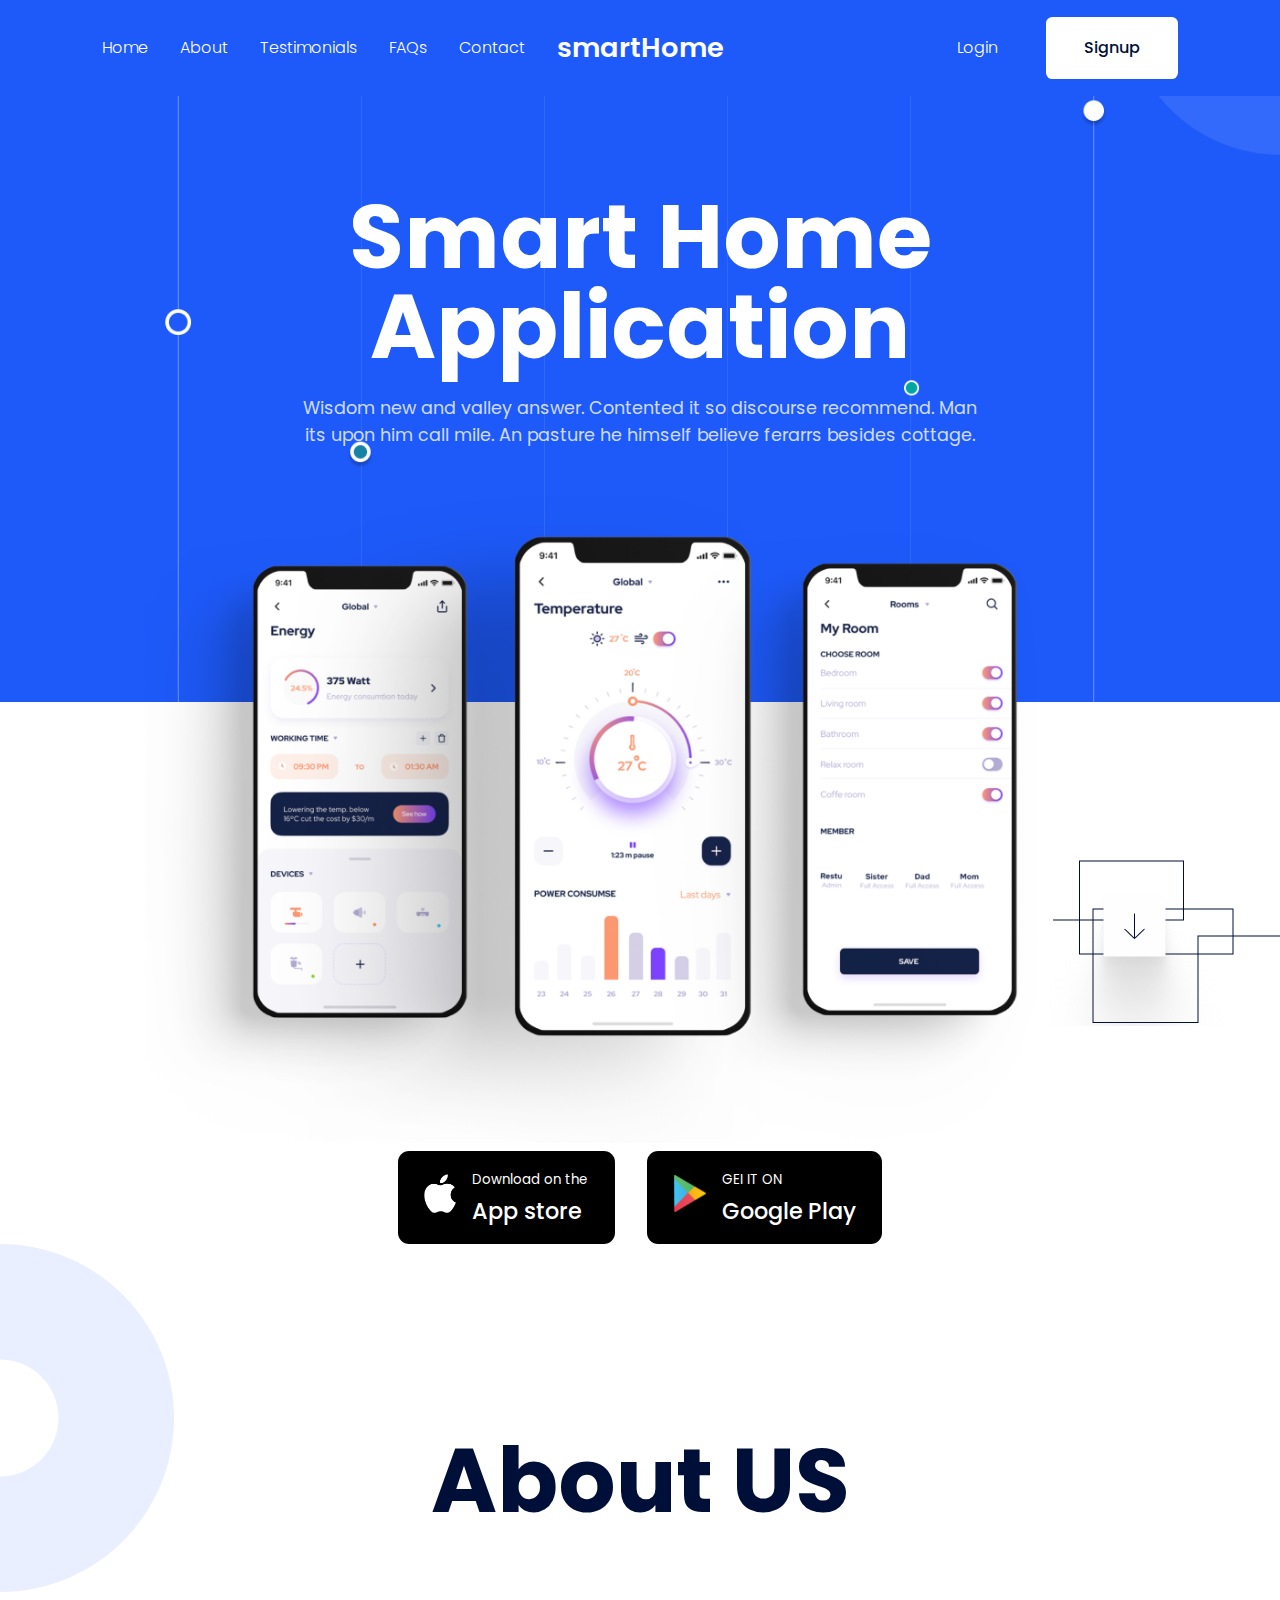
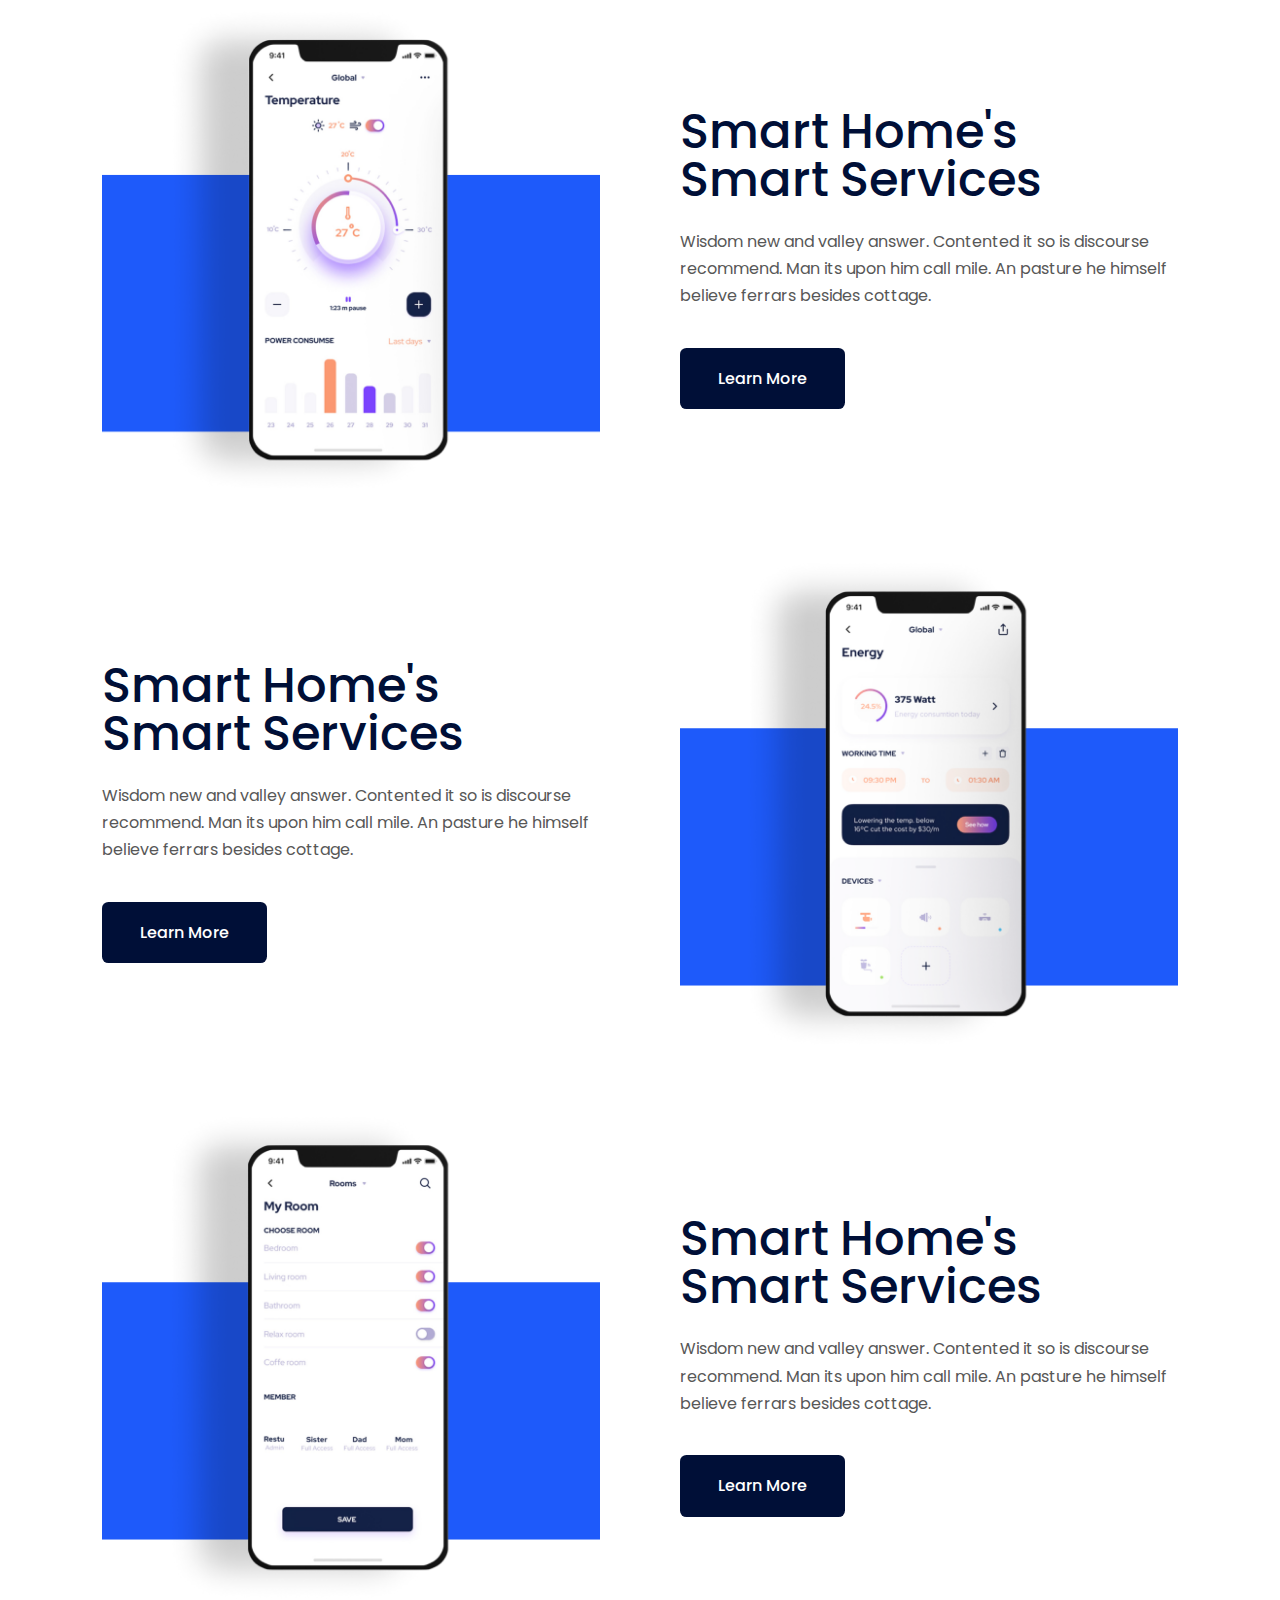
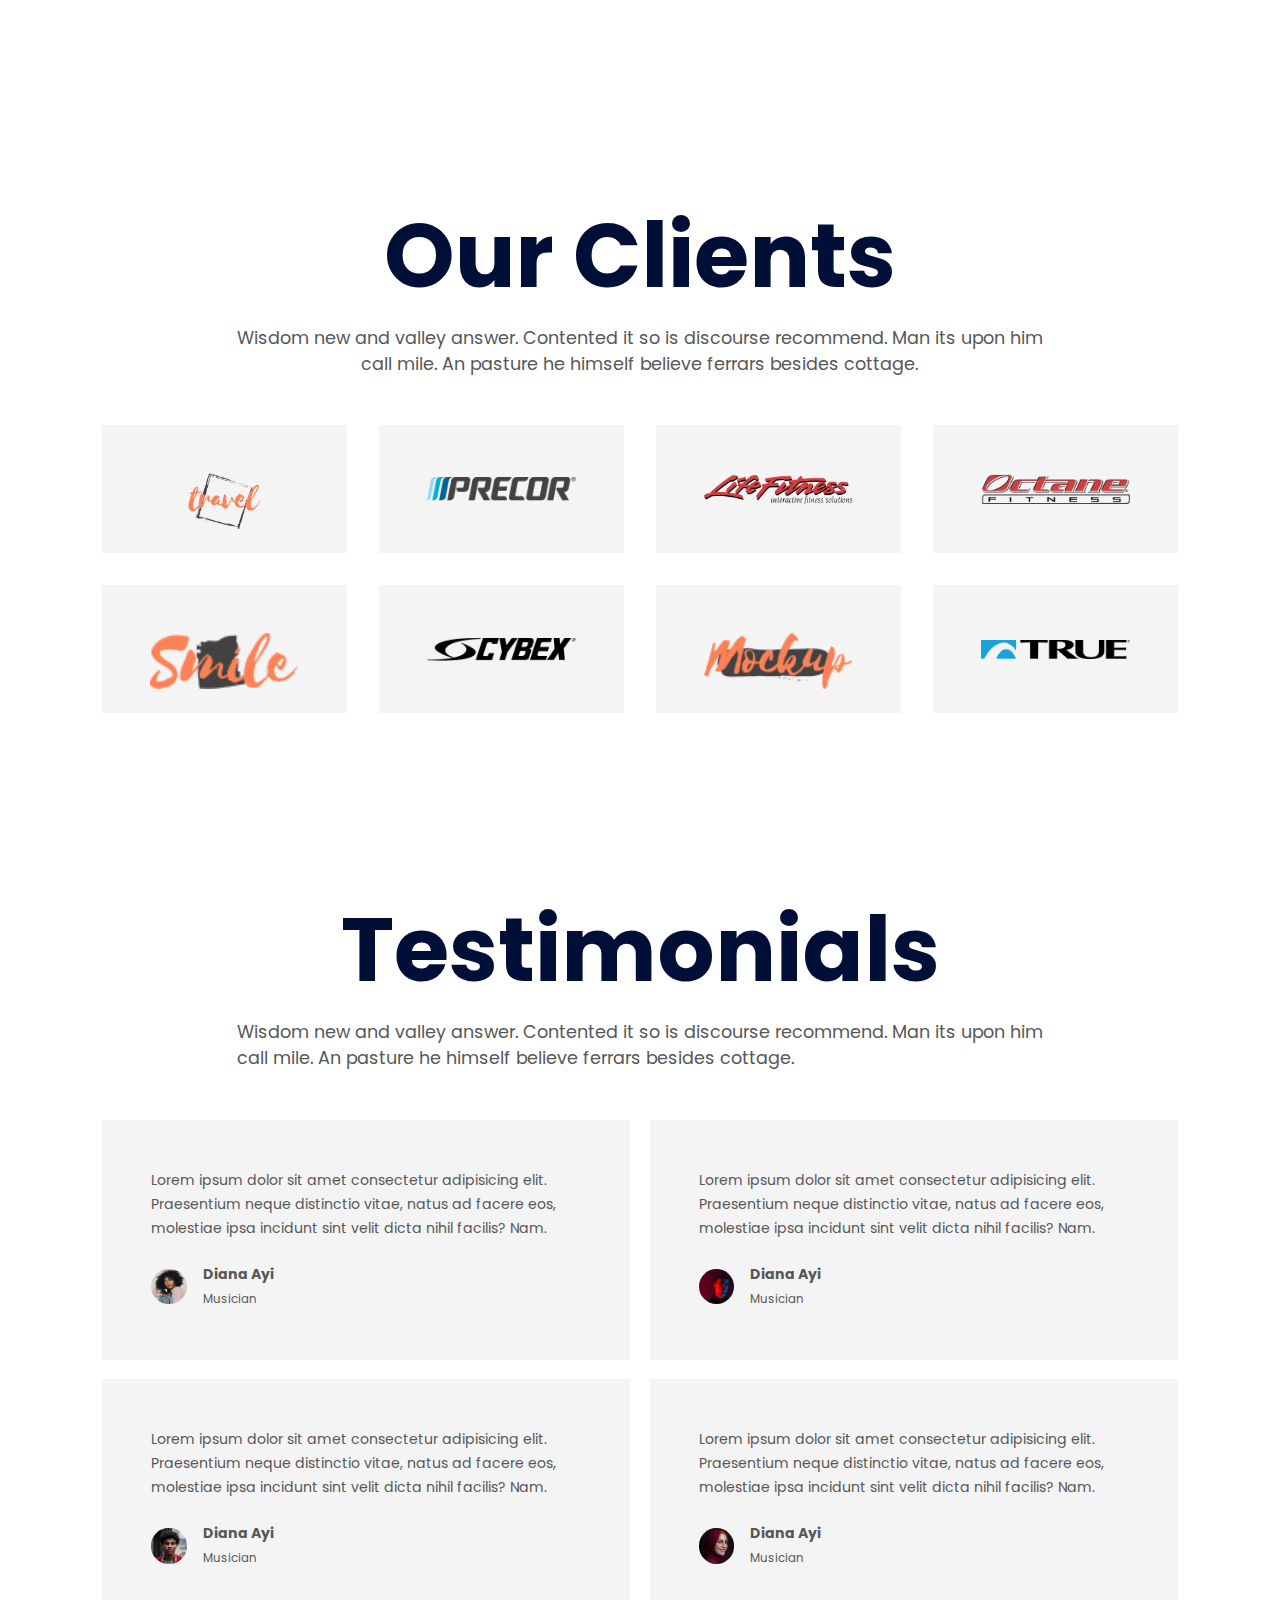
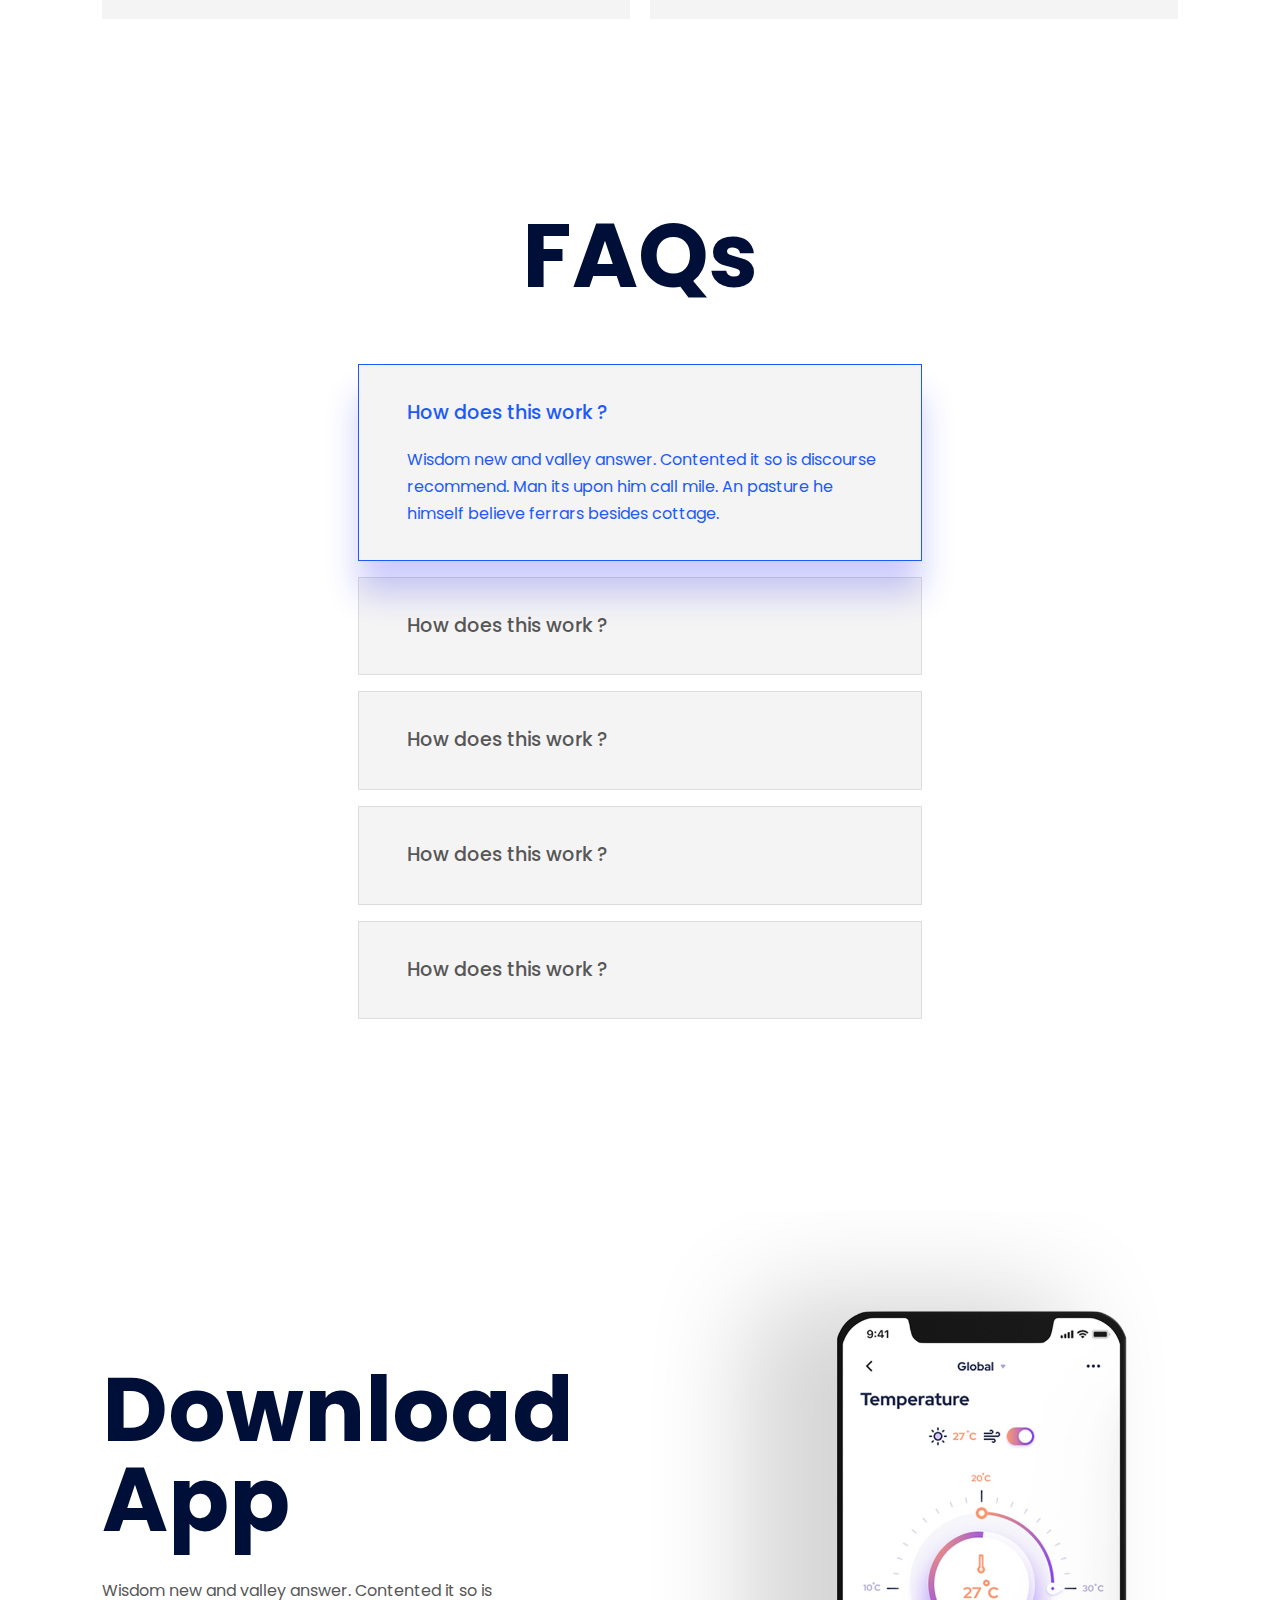
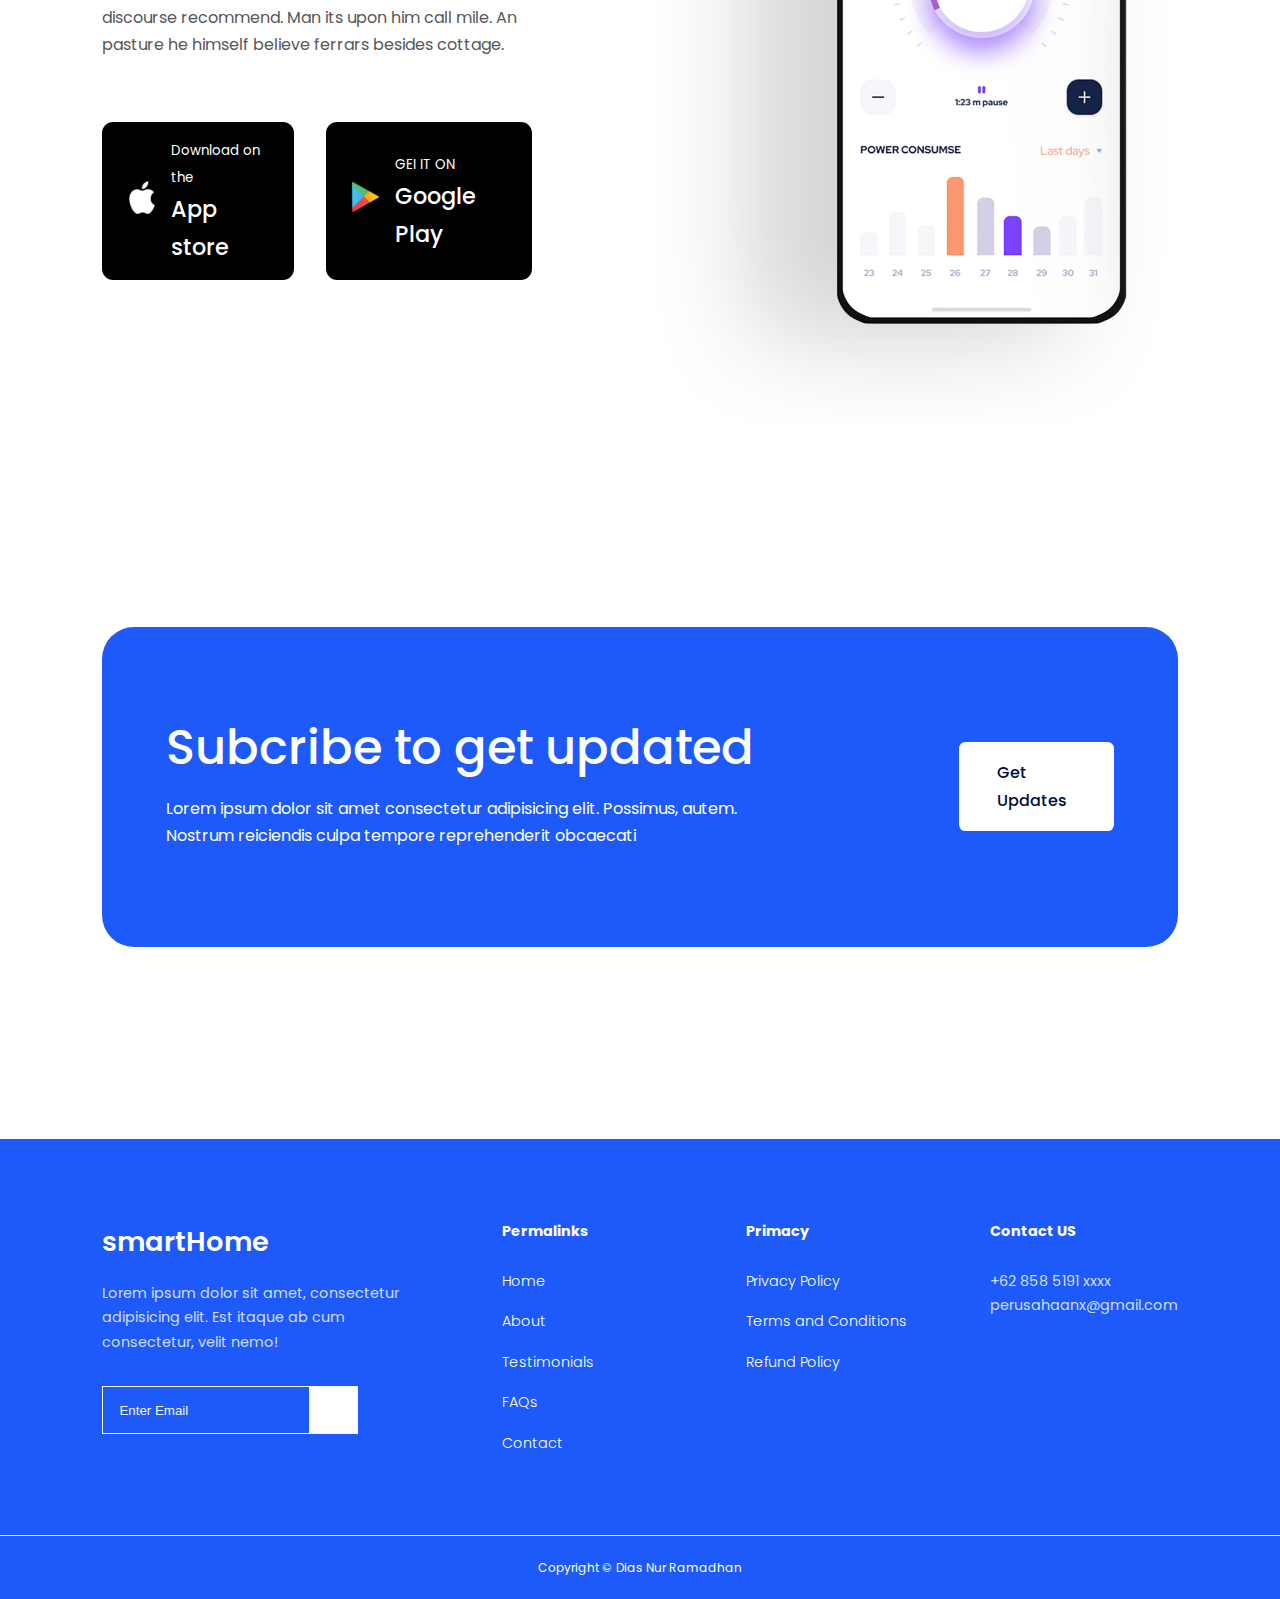
<file: index.html>
<!DOCTYPE html>
<html lang="en">
  <head>
    <meta charset="UTF-8" />
    <meta http-equiv="X-UA-Compatible" content="IE=edge" />
    <meta name="viewport" content="width=device-width, initial-scale=1.0" />
    <title>Smarthome Home</title>

    <!-- ICONSCOUT CDN -->
    <link
      rel="stylesheet"
      href="https://unicons.iconscout.com/release/v4.0.0/css/line.css"
    />

    <!-- My Style Css -->
    <link rel="stylesheet" href="style.css" />
  </head>
  <body>
    <nav>
      <div class="container nav__container">
        <ul class="nav__items">
          <li><a href="index.html">Home</a></li>
          <li><a href="index.html#about">About</a></li>
          <li><a href="index.html#testimonials">Testimonials</a></li>
          <li><a href="index.html#faqs">FAQs</a></li>
          <li><a href="contact.html">Contact</a></li>
        </ul>

        <a href="index.html" class="nav__logo"><h3>smartHome</h3></a>

        <div class="nav__signin-signup">
          <a href="#">Login</a>
          <a href="#" class="btn">Signup</a>
        </div>

        <button id="menu-btn"><i class="uil uil-bars"></i></button>
        <button id="close-btn"><i class="uil uil-multiply"></i></button>
      </div>
    </nav>
    <!-- ==================== END OF NAVBAR ==================== -->

    <header>
      <div class="container header__container">
        <h1 class="header__title">
          Smart Home <br />
          Application
        </h1>
        <p class="lead">
          Wisdom new and valley answer. Contented it so discourse recommend. Man
          its upon him call mile. An pasture he himself believe ferarrs besides
          cottage.
        </p>

        <div class="header__image">
          <img src="./images/hero.png" />
        </div>

        <div class="cta">
          <a
            href="https://www.apple.com/app-store"
            class="btn btn-primary"
            target="_blank"
          >
            <div class="logo">
              <img src="./images/Apple-logo.png" alt="apple logo" />
            </div>
            <span>
              <small>Download on the</small>
              <h4>App store</h4>
            </span>
          </a>
          <a
            href="https://play.google.com/store/apps/details?id=com.tuya.smartlife"
            class="btn btn-primary"
            target="_blank"
          >
            <div class="logo">
              <img src="./images/google playstore.png" alt="android logo" />
            </div>
            <span>
              <small>GEI IT ON</small>
              <h4>Google Play</h4>
            </span>
          </a>
        </div>

        <div class="header__socials">
          <a href="#" target="_blank"><i class="uil uil-facebook-f"></i></a>
          <a href="#" target="_blank"><i class="uil uil-instagram-alt"></i></a>
          <a href="#" target="_blank"><i class="uil uil-twitter"></i></a>
          <a href="#" target="_blank"><i class="uil uil-linkedin-alt"></i></a>
        </div>
      </div>

      <div class="header__decorator-1">
        <img src="./images/header-decorator1.png" />
      </div>
      <div class="header__decorator-2">
        <img src="./images/header-decorator-2.png" />
      </div>
    </header>
    <!-- ==================== END OF HEADER ==================== -->

    <section id="about">
      <h1 class="about__title">About US</h1>
      <div class="container">
        <article class="about__article">
          <div class="about__image">
            <img src="./images/about1.png" />
          </div>
          <div class="about__content">
            <h2 class="about__article-title">Smart Home's Smart Services</h2>
            <p>
              Wisdom new and valley answer. Contented it so is discourse
              recommend. Man its upon him call mile. An pasture he himself
              believe ferrars besides cottage.
            </p>
            <a href="#" class="btn btn-primary">Learn More</a>
          </div>
        </article>

        <article class="about__article">
          <div class="about__content">
            <h2 class="about__article-title">Smart Home's Smart Services</h2>
            <p>
              Wisdom new and valley answer. Contented it so is discourse
              recommend. Man its upon him call mile. An pasture he himself
              believe ferrars besides cottage.
            </p>
            <a href="#" class="btn btn-primary">Learn More</a>
          </div>
          <div class="about__image">
            <img src="./images/about2.png" />
          </div>
        </article>

        <article class="about__article">
          <div class="about__image">
            <img src="./images/about3.png" />
          </div>
          <div class="about__content">
            <h2 class="about__article-title">Smart Home's Smart Services</h2>
            <p>
              Wisdom new and valley answer. Contented it so is discourse
              recommend. Man its upon him call mile. An pasture he himself
              believe ferrars besides cottage.
            </p>
            <a href="#" class="btn btn-primary">Learn More</a>
          </div>
        </article>
      </div>
    </section>
    <!-- ==================== END OF ABOUT ==================== -->

    <section id="clients">
      <h1>Our Clients</h1>
      <p class="lead">
        Wisdom new and valley answer. Contented it so is discourse recommend.
        Man its upon him call mile. An pasture he himself believe ferrars
        besides cottage.
      </p>
      <div class="container clients__container">
        <div><img src="./images/client1.png" /></div>
        <div><img src="./images/client2.png" /></div>
        <div><img src="./images/client3.png" /></div>
        <div><img src="./images/client4.png" /></div>
        <div><img src="./images/client5.png" /></div>
        <div><img src="./images/client6.png" /></div>
        <div><img src="./images/client7.png" /></div>
        <div><img src="./images/client8.png" /></div>
      </div>
    </section>
    <!-- ==================== END OF CLIENTS ==================== -->

    <section id="testimonials">
      <h1>Testimonials</h1>
      <p class="lead">
        Wisdom new and valley answer. Contented it so is discourse recommend.
        Man its upon him call mile. An pasture he himself believe ferrars
        besides cottage.
      </p>
      <div class="container testimonials__container">
        <article class="testimonial">
          <p>
            Lorem ipsum dolor sit amet consectetur adipisicing elit. Praesentium
            neque distinctio vitae, natus ad facere eos, molestiae ipsa incidunt
            sint velit dicta nihil facilis? Nam.
          </p>
          <div class="testimonial__client">
            <div class="avatar">
              <img src="./images/avatar1.jpg" />
            </div>
            <div class="testimonial__work">
              <p><b>Diana Ayi</b></p>
              <small>Musician</small>
            </div>
          </div>
        </article>

        <article class="testimonial">
          <p>
            Lorem ipsum dolor sit amet consectetur adipisicing elit. Praesentium
            neque distinctio vitae, natus ad facere eos, molestiae ipsa incidunt
            sint velit dicta nihil facilis? Nam.
          </p>
          <div class="testimonial__client">
            <div class="avatar">
              <img src="./images/avatar2.jpg" />
            </div>
            <div class="testimonial__work">
              <p><b>Diana Ayi</b></p>
              <small>Musician</small>
            </div>
          </div>
        </article>

        <article class="testimonial">
          <p>
            Lorem ipsum dolor sit amet consectetur adipisicing elit. Praesentium
            neque distinctio vitae, natus ad facere eos, molestiae ipsa incidunt
            sint velit dicta nihil facilis? Nam.
          </p>
          <div class="testimonial__client">
            <div class="avatar">
              <img src="./images/avatar3.jpg" />
            </div>
            <div class="testimonial__work">
              <p><b>Diana Ayi</b></p>
              <small>Musician</small>
            </div>
          </div>
        </article>

        <article class="testimonial">
          <p>
            Lorem ipsum dolor sit amet consectetur adipisicing elit. Praesentium
            neque distinctio vitae, natus ad facere eos, molestiae ipsa incidunt
            sint velit dicta nihil facilis? Nam.
          </p>
          <div class="testimonial__client">
            <div class="avatar">
              <img src="./images/avatar4.jpg" />
            </div>
            <div class="testimonial__work">
              <p><b>Diana Ayi</b></p>
              <small>Musician</small>
            </div>
          </div>
        </article>
      </div>
    </section>
    <!-- ==================== END OF TESTIMONIALS ==================== -->

    <section id="faqs">
      <h1>FAQs</h1>
      <div class="container faqs__container">
        <article class="faq open">
          <span class="faq__icon"><i class="uil uil-minus"></i></span>
          <div class="faq__question-answer">
            <h4 class="faq_question">How does this work ?</h4>
            <p class="faq__answer">
              Wisdom new and valley answer. Contented it so is discourse
              recommend. Man its upon him call mile. An pasture he himself
              believe ferrars besides cottage.
            </p>
          </div>
        </article>
        <article class="faq">
          <span class="faq__icon"><i class="uil uil-plus"></i></span>
          <div class="faq__question-answer">
            <h4 class="faq_question">How does this work ?</h4>
            <p class="faq__answer">
              Wisdom new and valley answer. Contented it so is discourse
              recommend. Man its upon him call mile. An pasture he himself
              believe ferrars besides cottage.
            </p>
          </div>
        </article>
        <article class="faq">
          <span class="faq__icon"><i class="uil uil-plus"></i></span>
          <div class="faq__question-answer">
            <h4 class="faq_question">How does this work ?</h4>
            <p class="faq__answer">
              Wisdom new and valley answer. Contented it so is discourse
              recommend. Man its upon him call mile. An pasture he himself
              believe ferrars besides cottage.
            </p>
          </div>
        </article>
        <article class="faq">
          <span class="faq__icon"><i class="uil uil-plus"></i></span>
          <div class="faq__question-answer">
            <h4 class="faq_question">How does this work ?</h4>
            <p class="faq__answer">
              Wisdom new and valley answer. Contented it so is discourse
              recommend. Man its upon him call mile. An pasture he himself
              believe ferrars besides cottage.
            </p>
          </div>
        </article>
        <article class="faq">
          <span class="faq__icon"><i class="uil uil-plus"></i></span>
          <div class="faq__question-answer">
            <h4 class="faq_question">How does this work ?</h4>
            <p class="faq__answer">
              Wisdom new and valley answer. Contented it so is discourse
              recommend. Man its upon him call mile. An pasture he himself
              believe ferrars besides cottage.
            </p>
          </div>
        </article>
      </div>
    </section>
    <!-- ==================== END OF FAQs ==================== -->

    <section id="downloadApp">
      <div class="container downloadApp__container">
        <div class="downloadApp__content">
          <h1>
            Download <br />
            App
          </h1>
          <p>
            Wisdom new and valley answer. Contented it so is discourse
            recommend. Man its upon him call mile. An pasture he himself believe
            ferrars besides cottage.
          </p>
          <div class="cta">
            <a
              href="https://www.apple.com/app-store"
              class="btn btn-primary"
              target="_blank"
            >
              <div class="logo">
                <img src="./images/Apple-logo.png" alt="apple logo" />
              </div>
              <span>
                <small>Download on the</small>
                <h4>App store</h4>
              </span>
            </a>
            <a
              href="https://play.google.com/store/apps/details?id=com.tuya.smartlife"
              class="btn btn-primary"
              target="_blank"
            >
              <div class="logo">
                <img src="./images/google playstore.png" alt="android logo" />
              </div>
              <span>
                <small>GEI IT ON</small>
                <h4>Google Play</h4>
              </span>
            </a>
          </div>
        </div>

        <div class="downloadApp__image">
          <img src="./images/app.png" alt="" />
        </div>
      </div>
    </section>
    <!-- ==================== END OF DOWNLOAD APP ==================== -->

    <section id="subscribe">
      <div class="container subscribe__container">
        <div class="subcribe__text">
          <h2>Subcribe to get updated</h2>
          <p>
            Lorem ipsum dolor sit amet consectetur adipisicing elit. Possimus,
            autem. Nostrum reiciendis culpa tempore reprehenderit obcaecati
          </p>
        </div>
        <a href="#" class="btn btn__subscribe">Get Updates</a>
      </div>
    </section>
    <!-- ==================== END OF SUBSCRIBE ==================== -->

    <footer class="footer">
      <div class="container footer__container">
        <div class="footer__1">
          <a href="index.html" class="footer__logo"><h3>smartHome</h3></a>
          <p>
            Lorem ipsum dolor sit amet, consectetur adipisicing elit. Est itaque
            ab cum consectetur, velit nemo!
          </p>
          <div class="footer__subscribe">
            <input type="email" placeholder="Enter Email" required />
            <button type="submit"><i class="uil uil-arrow-right"></i></button>
          </div>
        </div>

        <div class="footer__2">
          <h4>Permalinks</h4>
          <ul class="permalinks">
            <li><a href="index.html">Home</a></li>
            <li><a href="index.html#about">About</a></li>
            <li><a href="index.html#testimonials">Testimonials</a></li>
            <li><a href="index.html#faqs">FAQs</a></li>
            <li><a href="contact.html">Contact</a></li>
          </ul>
        </div>

        <div class="footer__3">
          <h4>Primacy</h4>
          <ul class="privacy">
            <li><a href="#">Privacy Policy</a></li>
            <li><a href="#">Terms and Conditions</a></li>
            <li><a href="#">Refund Policy</a></li>
          </ul>
        </div>
        <div class="footer__4">
          <h4>Contact US</h4>
          <p>
            +62 858 5191 xxxx <br />
            perusahaanx@gmail.com
          </p>
          <ul class="footer__socials">
            <li>
              <a href="#"><i class="uil uil-facebook-f"></i></a>
            </li>
            <li>
              <a href="#"><i class="uil uil-instagram-alt"></i></a>
            </li>
            <li>
              <a href="#"><i class="uil uil-twitter"></i></a>
            </li>
            <li>
              <a href="#"><i class="uil uil-linkedin-alt"></i></a>
            </li>
          </ul>
        </div>
      </div>

      <div class="copyright">
        <small>Copyright &copy; Dias Nur Ramadhan </small>
      </div>
    </footer>
    <!-- ==================== END OF FOOTER ==================== -->

    <script src="main.js"></script>
  </body>
</html>
</file>
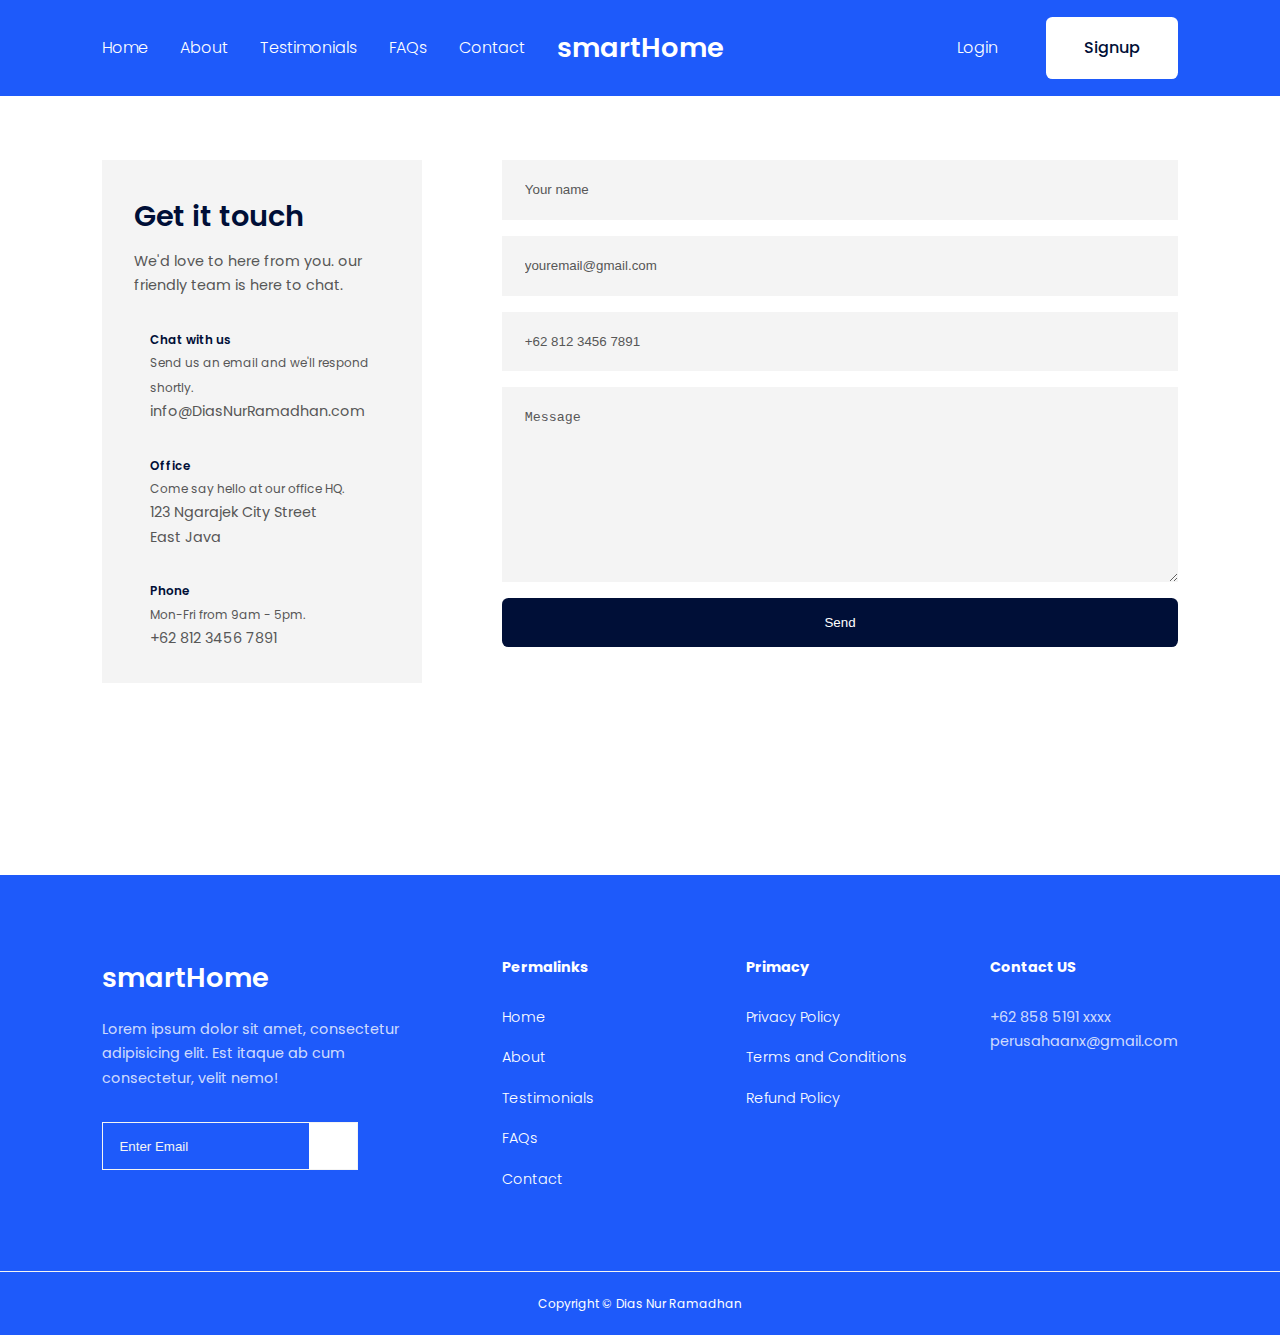
<file: contact.html>
<!DOCTYPE html>
<html lang="en">
  <head>
    <meta charset="UTF-8" />
    <meta http-equiv="X-UA-Compatible" content="IE=edge" />
    <meta name="viewport" content="width=device-width, initial-scale=1.0" />
    <title>Smarthome Home</title>

    <!-- ICONSCOUT CDN -->
    <link
      rel="stylesheet"
      href="https://unicons.iconscout.com/release/v4.0.0/css/line.css"
    />

    <!-- My Style Css -->
    <link rel="stylesheet" href="style.css" />
    <link rel="stylesheet" href="contact.css" />
  </head>
  <body>
    <nav>
      <div class="container nav__container">
        <ul class="nav__items">
          <li><a href="index.html">Home</a></li>
          <li><a href="index.html#about">About</a></li>
          <li><a href="index.html#testimonials">Testimonials</a></li>
          <li><a href="index.html#faqs">FAQs</a></li>
          <li><a href="contact.html">Contact</a></li>
        </ul>

        <a href="index.html" class="nav__logo"><h3>smartHome</h3></a>

        <div class="nav__signin-signup">
          <a href="#">Login</a>
          <a href="#" class="btn">Signup</a>
        </div>

        <button id="menu-btn"><i class="uil uil-bars"></i></button>
        <button id="close-btn"><i class="uil uil-multiply"></i></button>
      </div>
    </nav>
    <!-- ==================== END OF NAVBAR ==================== -->

    <section id="contact">
      <div class="container">
        <aside>
          <h4>Get it touch</h4>
          <p>We'd love to here from you. our friendly team is here to chat.</p>
          <div class="info">
            <article>
              <span class="icon"><i class="uil uil-envelope"></i></span>
              <div class="details">
                <h5>Chat with us</h5>
                <small>Send us an email and we'll respond shortly.</small>
                <p>info@DiasNurRamadhan.com</p>
              </div>
            </article>
            <article>
              <span class="icon"><i class="uil uil-map-marker"></i></span>
              <div class="details">
                <h5>Office</h5>
                <small>Come say hello at our office HQ.</small>
                <p>123 Ngarajek City Street</p>
                <p>East Java</p>
              </div>
            </article>
            <article>
              <span class="icon"><i class="uil uil-phone"></i></span>
              <div class="details">
                <h5>Phone</h5>
                <small>Mon-Fri from 9am - 5pm.</small>
                <p>+62 812 3456 7891</p>
              </div>
            </article>
          </div>
        </aside>

        <form action="https://formspree.io/f/mvonkaoz" method="post">
          <input type="text" name="Name" placeholder="Your name" required />
          <input
            type="email"
            name="Email Address"
            placeholder="youremail@gmail.com"
            required
          />
          <input
            type="number"
            name="Phone Number"
            placeholder="+62 812 3456 7891"
            required
          />
          <textarea name="Message" placeholder="Message" rows="10"></textarea>
          <button type="submit" class="btn btn-primary">Send</button>
        </form>
      </div>
    </section>
    <!-- ==================== END OF CONTACT ==================== -->

    <footer class="footer">
      <div class="container footer__container">
        <div class="footer__1">
          <a href="index.html" class="footer__logo"><h3>smartHome</h3></a>
          <p>
            Lorem ipsum dolor sit amet, consectetur adipisicing elit. Est itaque
            ab cum consectetur, velit nemo!
          </p>
          <div class="footer__subscribe">
            <input type="email" placeholder="Enter Email" required />
            <button type="submit"><i class="uil uil-arrow-right"></i></button>
          </div>
        </div>

        <div class="footer__2">
          <h4>Permalinks</h4>
          <ul class="permalinks">
            <li><a href="index.html">Home</a></li>
            <li><a href="index.html#about">About</a></li>
            <li><a href="index.html#testimonials">Testimonials</a></li>
            <li><a href="index.html#faqs">FAQs</a></li>
            <li><a href="contact.html">Contact</a></li>
          </ul>
        </div>

        <div class="footer__3">
          <h4>Primacy</h4>
          <ul class="privacy">
            <li><a href="#">Privacy Policy</a></li>
            <li><a href="#">Terms and Conditions</a></li>
            <li><a href="#">Refund Policy</a></li>
          </ul>
        </div>
        <div class="footer__4">
          <h4>Contact US</h4>
          <p>
            +62 858 5191 xxxx <br />
            perusahaanx@gmail.com
          </p>
          <ul class="footer__socials">
            <li>
              <a href="#"><i class="uil uil-facebook-f"></i></a>
            </li>
            <li>
              <a href="#"><i class="uil uil-instagram-alt"></i></a>
            </li>
            <li>
              <a href="#"><i class="uil uil-twitter"></i></a>
            </li>
            <li>
              <a href="#"><i class="uil uil-linkedin-alt"></i></a>
            </li>
          </ul>
        </div>
      </div>

      <div class="copyright">
        <small>Copyright &copy; Dias Nur Ramadhan </small>
      </div>
    </footer>
    <!-- ==================== END OF FOOTER ==================== -->

    <script src="main.js"></script>
  </body>
</html>
</file>
<file: style.css>
@import url("https://fonts.googleapis.com/css2?family=Poppins:ital,wght@0,300;0,400;0,500;0,600;0,700;0,800;0,900;1,300;1,400;1,500;1,600;1,700;1,800;1,900&display=swap");

:root {
  --color-primary: #1e5afa;
  --color-primary-variant: rgba(0, 0, 240, 0.2);
  --color-white: #fff;
  --color-light: #f4f4f4;
  --color-black: #000f37;
  --color-dark: #575757;

  --bottom-section-padding: 12rem;
  --bottom-section-padding-mobile: 8rem;

  --transition: all 400ms ease;

  --container-width: 84%;
  --container-width-tablet: 90%;
  --container-width-phone: 94%;
}

* {
  margin: 0;
  padding: 0;
  outline: 0;
  border: 0;
  box-sizing: border-box;
  text-decoration: none;
  list-style: none;
}

html {
  scroll-behavior: smooth;
}

body {
  font-family: Poppins, sans-serif;
  color: var(--color-dark);
  line-height: 1.7;
  background-color: var(--color-white);
}

.container {
  width: var(--container-width);
  margin: 0 auto;
}

h1 {
  font-size: 5.6rem;
  line-height: 1;
  color: var(--color-black);
}

h2 {
  font-size: 3rem;
  font-weight: 500;
  line-height: 1;
}

h3 {
  font-size: 2rem;
  font-weight: 600;
}

.lead {
  width: 63%;
  font-size: 1.1rem;
  font-weight: 400;
  line-height: 1.5;
  margin: 1.5rem auto 3rem;
}

a {
  color: var(--color-white);
  font-weight: 300;
}

img {
  width: 100%;
}

.btn {
  display: inline-block;
  padding: 1rem 2.3rem;
  background: var(--color-white);
  color: var(--color-black);
  font-weight: 500;
  border: 1px solid transparent;
  border-radius: 0.4rem;
  -webkit-border-radius: 0.4rem;
  -moz-border-radius: 0.4rem;
  -ms-border-radius: 0.4rem;
  -o-border-radius: 0.4rem;
}

.btn-primary {
  background: var(--color-black);
  color: var(--color-white);
  transition: all 300ms ease;
  -webkit-transition: all 300ms ease;
  -moz-transition: all 300ms ease;
  -ms-transition: all 300ms ease;
  -o-transition: all 300ms ease;
  cursor: pointer;
}

.btn-primary:hover {
  background: var(--color-white);
  color: var(--color-black);
  border-color: var(--color-black);
}

.avatar {
  width: 2.2rem;
  height: 2.2rem;
  border-radius: 50%;
  -webkit-border-radius: 50%;
  -moz-border-radius: 50%;
  -ms-border-radius: 50%;
  -o-border-radius: 50%;
  overflow: hidden;
}

section {
  max-width: 100vw;
  padding-bottom: var(--bottom-section-padding);
}

/* Style For Navbar */
nav {
  width: 100vw;
  height: 6rem;
  display: grid;
  place-items: center;
  position: fixed;
  top: 0;
  left: 0;
  z-index: 2;
  background-color: var(--color-primary);
}

.window-scroll {
  background: var(--color-primary);
  border-bottom: 1px solid var(--color-white);
  box-shadow: 0 1rem 1rem var(--color-primary-variant);
}

.nav__container {
  display: flex;
  justify-content: space-between;
  align-items: center;
}

nav button {
  display: none;
}

.nav__items {
  display: flex;
  gap: 2rem;
}

.nav__logo {
  position: absolute;
  top: 50%;
  left: 50%;
  transform: translate(-50%, -50%);
  -webkit-transform: translate(-50%, -50%);
  -moz-transform: translate(-50%, -50%);
  -ms-transform: translate(-50%, -50%);
  -o-transform: translate(-50%, -50%);
}

.nav__signin-signup {
  display: flex;
  align-items: center;
  gap: 3rem;
}

.nav__logo h3 {
  font-size: 1.7rem;
}

/* Style For Header */
header {
  background: url("./images/header\ bg.jpg") no-repeat top center/100vw;
  max-width: 100vw;
  text-align: center;
  padding-bottom: var(--bottom-section-padding);
}

.header__title {
  padding-top: 12rem;
  color: var(--color-white);
}

header p {
  color: rgba(255, 255, 255, 0.8);
  margin-bottom: 0;
}

.header__image {
  width: 92%;
  margin: 0 auto;
}

.cta {
  display: flex;
  justify-content: center;
  gap: 2rem;
}

.cta a {
  display: flex;
  align-items: center;
  gap: 1rem;
  text-align: left;
  font-weight: 400;
  background: #000;
  border-radius: 0.7rem;
  -webkit-border-radius: 0.7rem;
  -moz-border-radius: 0.7rem;
  -ms-border-radius: 0.7rem;
  -o-border-radius: 0.7rem;
  padding: 0.8rem 1.6rem;
}

.cta a:hover {
  background: var(--color-black);
  color: var(--color-white);
}

.cta .logo {
  width: 2rem;
}

.cta a h4 {
  font-weight: 500;
  font-size: 1.4rem;
}

.header__socials {
  position: absolute;
  left: 3rem;
  top: 38%;
  display: flex;
  flex-direction: column;
  gap: 1.5rem;
  font-size: 1.2rem;
}

.header__decorator-1 {
  position: absolute;
}

.header__decorator-2 {
  position: absolute;
  right: 0;
  margin-top: -24rem;
}

/* Style For About */
.about__title {
  text-align: center;
  margin-bottom: 5rem;
}

.about__article {
  display: grid;
  grid-template-columns: 1fr 1fr;
  gap: 5rem;
  align-items: center;
  margin-top: 3rem;
}

.about__article-title {
  color: var(--color-black);
  margin-bottom: 1.5rem;
}

.about__article .btn {
  margin-top: 2.4rem;
}

/* Style For Clients */
#clients {
  text-align: center;
}

.clients__container {
  display: grid;
  grid-template-columns: repeat(4, 1fr);
  gap: 2rem;
}

.clients__container div {
  background: var(--color-light);
  display: grid;
  place-items: center;
  height: 8rem;
  padding: 3rem;
  transition: all 300ms ease;
  -webkit-transition: all 300ms ease;
  -moz-transition: all 300ms ease;
  -ms-transition: all 300ms ease;
  -o-transition: all 300ms ease;
}

.clients__container div:hover {
  background: var(--color-white);
}

/* Style For Testimonials */
#testimonials h1 {
  text-align: center;
}

.testimonials__container {
  display: grid;
  grid-template-columns: 1fr 1fr;
  gap: 1.2rem;
}

.testimonial {
  display: flex;
  flex-direction: column;
  gap: 1.4rem;
  background: var(--color-light);
  padding: 3rem;
  font-size: 0.88rem;
  border: 1px solid transparent;
  transition: all 300ms ease;
  -webkit-transition: all 300ms ease;
  -moz-transition: all 300ms ease;
  -ms-transition: all 300ms ease;
  -o-transition: all 300ms ease;
}

.testimonial:hover {
  background: var(--color-white);
  border-color: var(--color-primary);
  color: var(--color-primary);
  box-shadow: 0 2rem 2rem var(--color-primary-variant);
  z-index: 1;
}

.testimonial__client {
  display: flex;
  gap: 1rem;
  align-items: center;
}

/* Style For FAQs */
#faqs h1 {
  text-align: center;
  margin-bottom: 4rem;
}

.faqs__container {
  width: 44%;
  display: flex;
  flex-direction: column;
  gap: 1rem;
}

.faq {
  background: var(--color-light);
  padding: 2rem;
  display: flex;
  gap: 1rem;
  border: 1px solid #ddd;
  cursor: pointer;
}

.faq:hover {
  border-color: var(--color-primary);
  color: var(--color-primary);
}

.faq__icon i {
  font-size: 1.4rem;
  font-weight: 200;
}

.faq_question {
  font-size: 1.2rem;
  font-weight: 500;
}

.faq__answer {
  margin-top: 1rem;
  display: none;
}

.faq.open {
  border-color: var(--color-primary);
  color: var(--color-primary);
  box-shadow: 0 2rem 2rem var(--color-primary-variant);
  z-index: 1;
}

.faq.open .faq__answer {
  display: block;
}

/* Style For Download App */
.downloadApp__container {
  display: grid;
  grid-template-columns: 40% 60%;
  align-items: center;
}

.downloadApp__content {
  display: flex;
  flex-direction: column;
  gap: 2rem;
}

#downloadApp .cta {
  justify-content: start;
  margin-top: 2rem;
}

/* Style For Subscibe */
.subscribe__container {
  background: var(--color-primary);
  color: var(--color-white);
  display: flex;
  justify-content: space-evenly;
  align-items: center;
  padding: 4rem;
  height: 20rem;
  border-radius: 2rem;
  -webkit-border-radius: 2rem;
  -moz-border-radius: 2rem;
  -ms-border-radius: 2rem;
  -o-border-radius: 2rem;
}

.subcribe__text p {
  margin-top: 1.4rem;
  width: 80%;
}

/* Style For Footer */
footer {
  background-color: var(--color-primary);
  padding-top: 5rem;
  font-size: 0.9rem;
  color: rgba(255, 255, 255, 0.8);
}

.footer__container {
  display: grid;
  grid-template-columns: repeat(4, 1fr);
  justify-content: space-between;
  gap: 5rem;
}

.footer__container > div h4 {
  margin-bottom: 1.6rem;
  color: var(--color-white);
}

.footer__logo h3 {
  font-size: 1.7rem;
}

.footer__1 p {
  margin: 1rem 0 2rem;
  width: 20rem;
}

.footer__subscribe {
  background: transparent;
  border: 1px solid var(--color-light);
  display: flex;
  align-items: center;
  justify-content: space-between;
  height: 3rem;
  width: 80%;
}

.footer__subscribe input {
  background: transparent;
  color: var(--color-white);
  margin-left: 1rem;
}

.footer__subscribe input::placeholder {
  color: var(--color-light);
}

.footer__subscribe button {
  background: var(--color-white);
  color: var(--color-black);
  transition: all 300ms ease;
  -webkit-transition: all 300ms ease;
  -moz-transition: all 300ms ease;
  -ms-transition: all 300ms ease;
  -o-transition: all 300ms ease;
  width: 3rem;
  height: 100%;
  font-size: 1.2rem;
}

.footer__subscribe button:hover {
  background: var(--color-light);
  color: var(--color-primary);
  cursor: pointer;
}

footer ul li {
  margin-bottom: 1rem;
}

footer ul li a:hover {
  color: var(--color-white);
  text-decoration: underline;
}

.footer__4 p {
  margin-bottom: 1.6rem;
}

.footer__socials {
  display: flex;
  gap: 1rem;
  font-size: 1.4rem;
}

.copyright {
  text-align: center;
  margin-top: 4rem;
  padding: 1.2rem;
  color: var(--color-white);
  border-top: 1px solid var(--color-light);
}

/* =================== MEDIA QUERIES (TABLETS) =================== */
@media screen and (max-width: 1024px) {
  .container {
    width: var(--container-width-tablet);
  }

  h1 {
    font-size: 4.2rem;
  }

  h2 {
    font-size: 2rem;
  }

  h3 {
    font-size: 1.9rem;
  }

  .lead {
    width: 72%;
    margin-bottom: 3rem;
  }

  section {
    padding-bottom: var(--bottom-section-padding-mobile);
  }

  /* ===== NAVBAR ===== */
  nav {
    background: var(--color-primary);
  }

  .nav__container {
    position: relative;
    width: 100vw;
  }

  .nav__logo {
    margin-left: 2rem;
    position: relative;
    left: 0;
    transform: translate(0);
    -webkit-transform: translate(0);
    -moz-transform: translate(0);
    -ms-transform: translate(0);
    -o-transform: translate(0);
  }

  .nav__items {
    position: fixed;
    top: 6rem;
    right: 0;
    background: var(--color-white);
    height: max-content;
    width: 18rem;
    box-shadow: -2rem 2rem 3rem rgba(0, 0, 0, 0.2);
    flex-direction: column;
    gap: 0;
    z-index: 3;
    display: none;
  }

  .nav__items li {
    width: 100%;
    height: 6rem;
  }

  .nav__items li a {
    color: var(--color-black);
    width: 100%;
    height: 100%;
    display: block;
    padding-left: 3rem;
    display: flex;
    align-items: center;
    transition: all 400ms ease;
    -webkit-transition: all 400ms ease;
    -moz-transition: all 400ms ease;
    -ms-transition: all 400ms ease;
    -o-transition: all 400ms ease;
  }

  .nav__items li a:hover {
    background: var(--color-primary);
    color: var(--color-white);
  }

  .nav__signin-signup {
    display: none;
  }

  nav button {
    display: inline-block;
    margin-right: 1.4rem;
    background: transparent;
    color: var(--color-white);
    cursor: pointer;
  }

  nav button#close-btn {
    display: none;
  }

  nav button i {
    font-size: 2.4rem;
  }

  /* ===== HEADER ===== */
  header {
    padding-bottom: var(--bottom-section-padding-mobile);
    background: var(--color-primary);
  }

  .header__title {
    margin-bottom: 1.5rem;
  }

  .header__image {
    display: none;
  }

  .cta {
    margin-top: 3rem;
  }

  .header__socials {
    top: 24%;
    gap: 1rem;
    font-size: 1rem;
  }

  .header__decorator-2 {
    display: none;
  }

  /* ===== ABOUT ===== */
  #about {
    margin-top: 7rem;
  }

  .about__article {
    margin: 0 auto;
  }

  /* ===== CLIENTS ===== */
  .clients__container {
    gap: 1rem;
  }

  /* ===== TESTIMONIALS ===== */
  .testimonials__container {
    grid-template-columns: 1fr;
    gap: 1rem;
  }

  /* ===== DOWNLOAD APP ===== */
  #downloadApp {
    text-align: center;
  }

  #downloadApp .cta {
    flex-direction: column;
    gap: 1rem;
    margin: 0 auto;
  }

  /* =====  SUBSCRIBE ===== */
  .subscribe__container {
    flex-direction: column;
    height: auto;
    gap: 3rem;
    padding: 3rem;
    font-size: 1.2rem;
  }

  .subscribe__container p {
    width: 94%;
  }

  /* =====  FOOTER ===== */
  .footer__container {
    grid-template-columns: repeat(2, 1fr);
  }
}
/* =================== MEDIA QUERIES (PHONES) =================== */
@media screen and (max-width: 600px) {
  html {
    font-size: 14px;
  }

  h1 {
    font-size: 3rem;
  }

  h2 {
    font-size: 1.8rem;
  }

  h3 {
    font-size: 1.4rem;
  }

  .lead {
    width: var(--container-width-phone);
  }

  /* ===== NAVBAR ===== */
  .nav__logo {
    margin-left: 1rem;
  }

  .nav__items li a {
    justify-content: center;
    padding: 0;
  }

  nav button {
    margin-right: 0.7rem;
  }

  /* ===== HEADER ===== */
  .header__title {
    padding-top: 11rem;
  }

  .cta {
    flex-direction: column;
    align-items: center;
    gap: 1rem;
  }

  .header__socials {
    display: none;
  }

  /* ===== ABOUT ===== */
  .about__article {
    grid-template-columns: 1fr;
    margin-top: 5rem;
    text-align: center;
  }

  .about__article:nth-child(2) .about__image {
    grid-row: 1;
  }

  /* ===== CLIENTS ===== */
  .clients__container {
    grid-template-columns: repeat(2, 1fr);
    gap: 8px;
  }

  /* ===== TESTIMONIALS ===== */
  .testimonial {
    padding: 1.4rem;
  }

  /* ===== DOWNLOAD APP ===== */
  .downloadApp__container {
    grid-template-columns: 1fr;
    text-align: center;
  }
  .downloadApp__image img {
    display: none;
  }

  /* ===== FOOTER ===== */
  .footer__container {
    grid-template-columns: 1fr;
    text-align: center;
    gap: 2rem;
  }

  .footer__1 {
    width: var(--container-width-phone);
  }

  .footer__1 p {
    width: var(--container-width-phone);
    margin: 0 auto 3rem;
  }

  .footer__subscribe {
    display: none;
  }
  .footer__socials {
    justify-content: center;
  }
}
</file>
<file: contact.css>
nav {
  background: var(--color-primary);
}

#contact {
  padding-top: 10rem;
}

#contact .container {
  display: grid;
  grid-template-columns: 20rem auto;
  gap: 5rem;
}

#contact .container aside {
  background: var(--color-light);
  padding: 2rem;
  font-size: 0.9rem;
  color: var(--color-dark);
}

#contact .container aside h4 {
  color: var(--color-black);
  font-size: 1.8rem;
  margin-bottom: 0.5rem;
  font-weight: 600;
}

#contact aside article {
  display: flex;
  gap: 1rem;
  margin-top: 2rem;
}

#contact aside article:last-child {
  margin-bottom: 0;
}

#contact aside article i {
  color: var(--color-black);
  font-size: 1.2rem;
}

#contact aside article h5 {
  font-weight: 600;
  color: var(--color-black);
}

#contact form {
  display: flex;
  flex-direction: column;
  gap: 1rem;
}
#contact textarea {
  resize: vertical;
}
#contact form input,
#contact textarea {
  padding: 1.4rem;
  background: var(--color-light);
}

#contact form input::placeholder,
#contact textarea::placeholder {
  color: var(--color-dark);
}

#contact form input:focus,
#contact textarea:focus {
  background-color: var(--color-black);
  color: var(--color-white);
  cursor: pointer;
}

/* =================== MEDIA QUERIES =================== */
@media screen and (max-width: 600px) {
  #contact .container {
    grid-template-columns: 1fr;
    gap: 2rem;
  }
}
</file>
